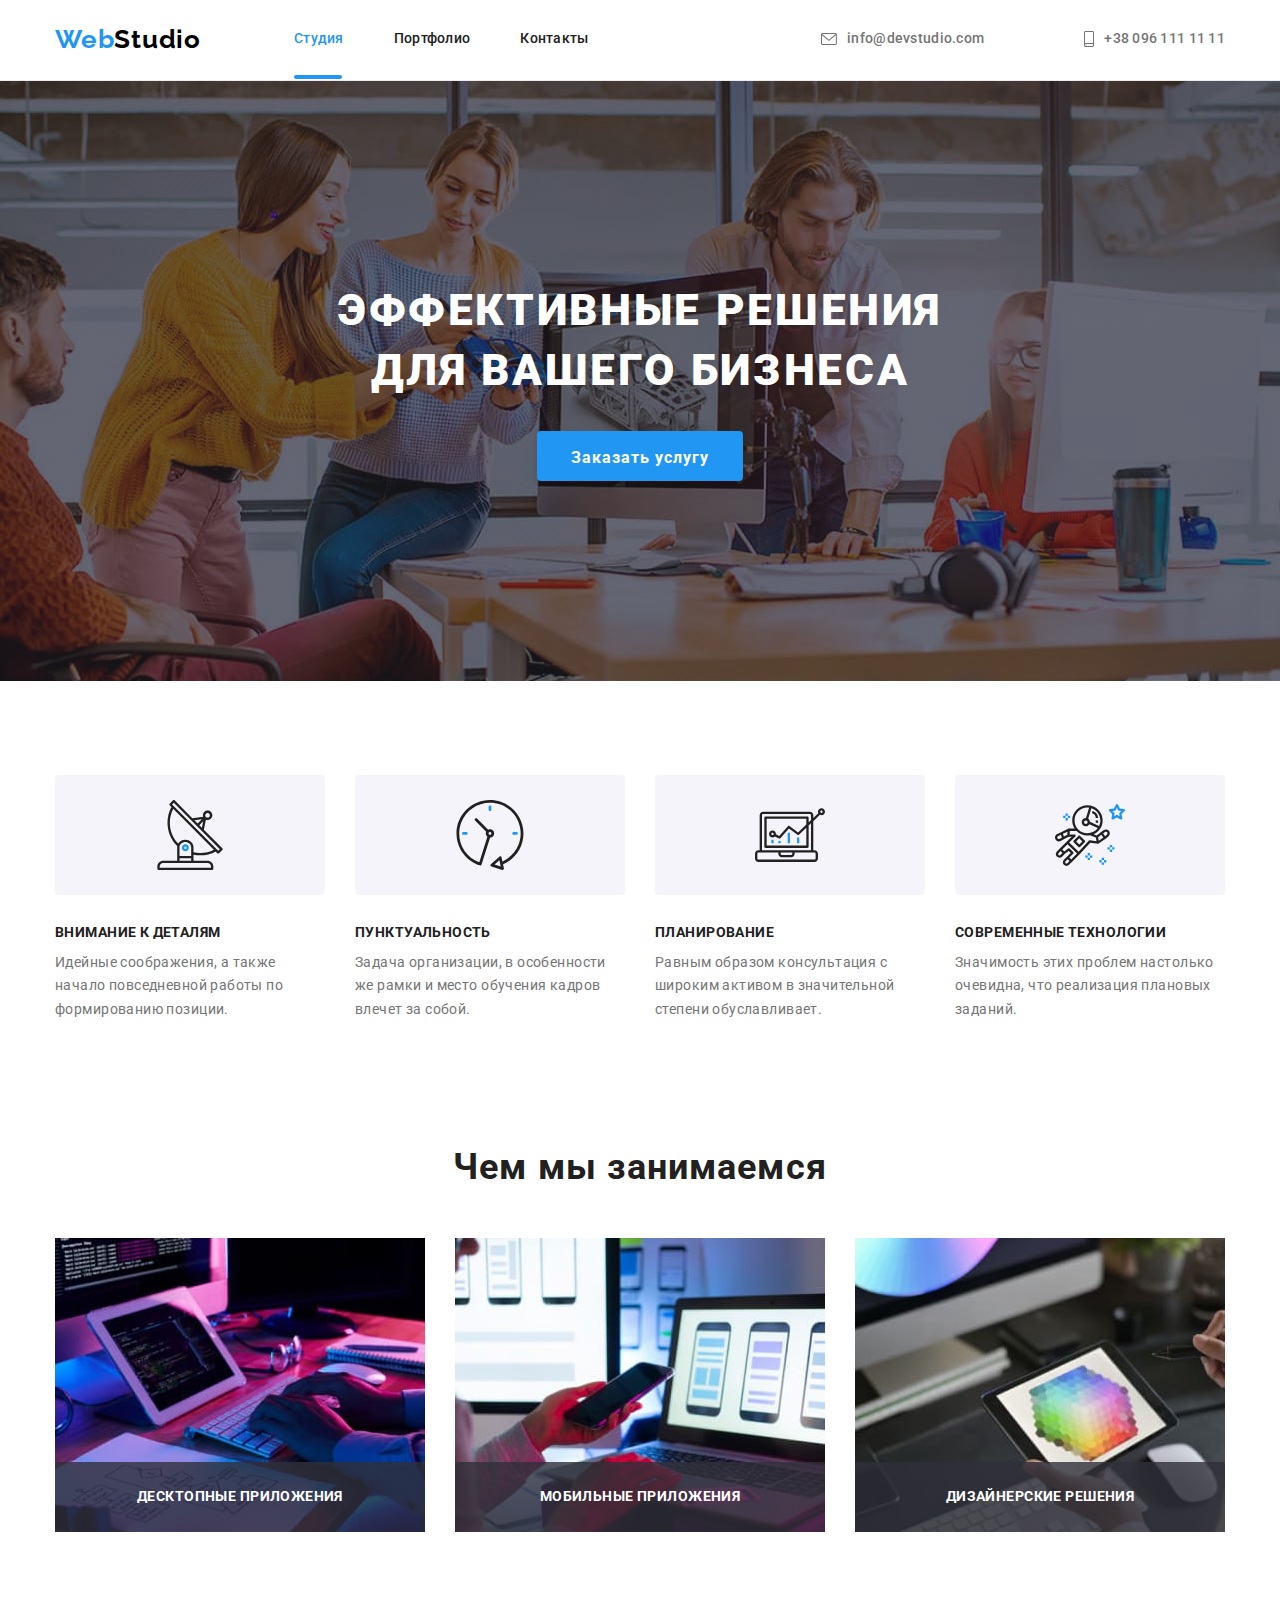
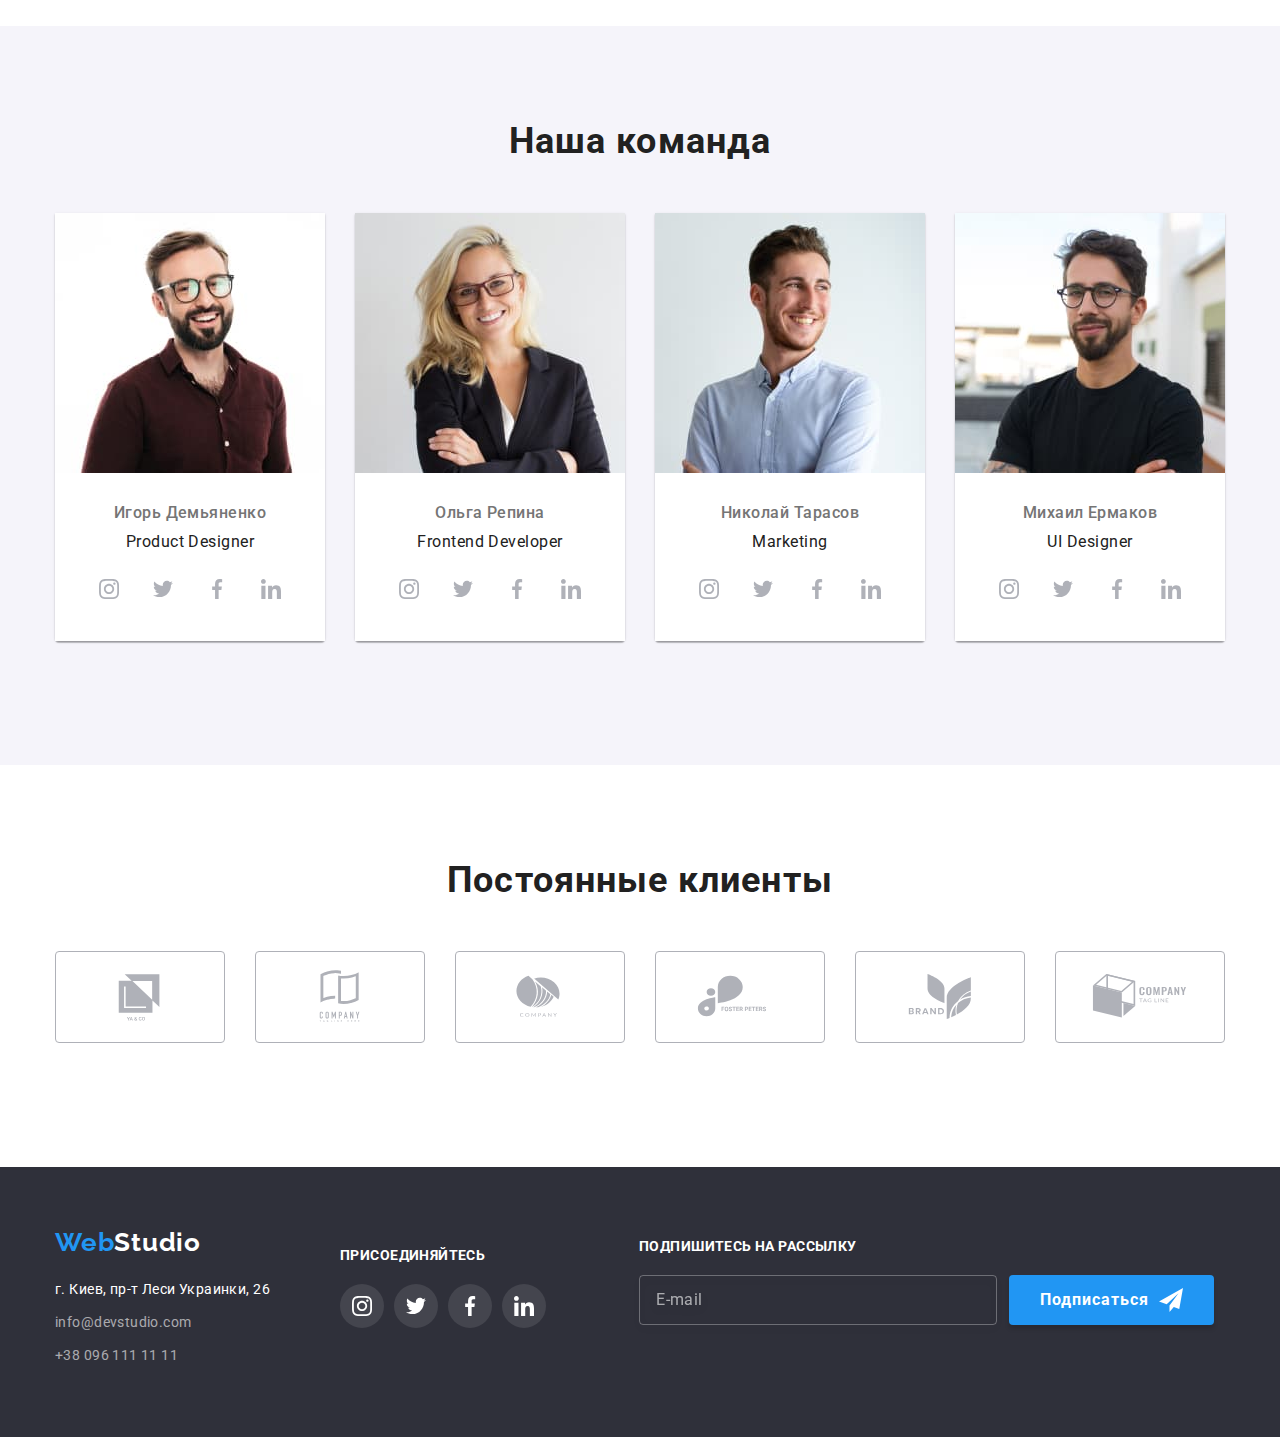
<file: index.html>
<!DOCTYPE html>
<html lang="ru">
<head>
    <meta charset="UTF-8">
    <meta http-equiv="X-UA-Compatible" content="IE=edge">
    <meta name="viewport" content="width=device-width, initial-scale=1.0">
    <title>WebStudio</title>
    <link rel="preconnect" href="https://fonts.googleapis.com">
    <link rel="preconnect" href="https://fonts.gstatic.com" crossorigin>
    <link href="https://fonts.googleapis.com/css2?family=Raleway:wght@700&family=Roboto:wght@400;500;700;900&display=swap" rel="stylesheet">
    <link rel="stylesheet" href="./css/modern-normalize.css">
    <link rel="stylesheet" href="./css/main.min.css">
</head>
<body>
    <!--Шапка сайта-->
    <header class="header">
        <div class="container header-container">
            <nav class="navigation">
                <a href="./index.html" class="logo header-logo"><span class="logo__web">Web</span>Studio</a>
                <ul class="navigation__list list">
                    <li class="navigation__item"><a href="./index.html" class="navigation__link navigation-current">Студия</a></li>
                    <li class="navigation__item"><a href="./portfolio.html" class="navigation__link">Портфолио</a></li>
                    <li class="navigation__item"><a href="" class="navigation__link">Контакты</a></li>
                </ul>
            </nav>
            <ul class="contact-list header-contact-list list">
                <li class="contact__item"><a href="mailto:info@devstudio.com" class="contact__link">
                    <svg class="contact__icon" width="16" height="12">
                        <use href="./images/symbol-defs.svg#icon-envelope">                        
                        </use>
                    </svg>
                    info@devstudio.com</a></li>
                <li class="contact__item"><a href="tel:+380961111111" class="contact__link">
                    <svg class="contact__icon" width="10" height="16">
                        <use href="./images/symbol-defs.svg#icon-smartphone">                        
                        </use>
                    </svg>
                    +38 096 111 11 11</a></li>
            </ul>
            <button type="button" class="menu-open-btn">
                <svg class="open-menu-icon" width="24" height="16">
                    <use href="./images/symbol-defs.svg#icon-menu"></use>
                </svg>
            </button>
        </div>
        <div class="mob-menu is-hidden">
            <div class="container">
                <div class="mob-menu-top">        
                    <button type="button" class="menu-close-btn">
                        <svg class="close-menu-icon" width="18" height="18">
                            <use href="./images/symbol-defs.svg#icon-cross"></use>
                        </svg>
                    </button>
                    <nav>
                        <ul class="mob-menu-list">
                            <li class="mob-menu-item">
                                <a href="./index.html" class="mob-menu-link">Студия</a>
                            </li>
                            <li class="mob-menu-item">
                                <a href="./portfolio.html" class="mob-menu-link">Портфолио</a>
                            </li>
                            <li class="mob-menu-item">
                                <a href="#" class="mob-menu-link">Контакты</a>
                            </li>
                        </ul>
                    </nav>    
                </div>
                <div class="mob-menu-bottom">    
                    <div class="mob-contact">
                        <a href="tel:+380961111111" class="mob-contact-link">+38 096 111 11 11</a>
                        <a href="mailto:info@devstudio.com" class="mob-contact-mail">info@devstudio.com</a>
                    </div>
                    <ul class="mob-social-list">
                        <li class="mob-social-item">
                            <a href="#" class="mob-social-link">Instagram</a>
                        </li>
                        <li class="mob-social-item">
                            <a href="#" class="mob-social-link">Twitter</a>
                        </li>
                        <li class="mob-social-item">
                            <a href="#" class="mob-social-link">Facebook</a>
                        </li>
                        <li class="mob-social-item">
                            <a href="#" class="mob-social-link">LinkedIn</a>
                        </li>
                    </ul>        
                </div>
            </div>
        </div>
    </header>       
    <main>
        <!-- Герой-->         
        <section class="hero">
            <div class="container hero-background">
                    <h1 class="hero-title">Эффективные решения <br>для вашего бизнеса</h1>
                    <button type="button" class="hero-btn" data-modal-open>Заказать услугу</button>
            </div>        
        </section>        
        <!--Наши преимущества--> 
        <section class="feature section">
            <div class="container"> 
                <h2 class="visually-hidden">Наши преимущества</h2>
                <ul class="feature-list list">
                    <li class="feature-list__item icon-antenna">
                        <div class="feature-list__icon-container">
                            <svg class="feature-list__icon" width="70" height="70">
                                <use href="./images/symbol-defs.svg#icon-antenna"></use>
                            </svg>
                        </div>
                        <h3 class="feature-list__title">Внимание к деталям</h3>
                        <p class="feature-list__text">Идейные соображения, а также начало повседневной работы по формированию позиции.</p>
                    </li>
                    <li class="feature-list__item icon-clock">
                        <div class="feature-list__icon-container">
                            <svg class="feature-list__icon" width="70" height="70">
                                <use href="./images/symbol-defs.svg#icon-clock"></use>
                            </svg>
                        </div>
                        <h3 class="feature-list__title">Пунктуальность</h3>
                        <p class="feature-list__text">Задача организации, в особенности же рамки и место обучения кадров влечет за собой.</p>
                    </li>
                    <li class="feature-list__item icon-diagram">
                        <div class="feature-list__icon-container">
                            <svg class="feature-list__icon" width="70" height="70">
                                <use href="./images/symbol-defs.svg#icon-diagram"></use>
                            </svg>
                        </div>
                        <h3 class="feature-list__title">Планирование</h3>
                        <p class="feature-list__text">Равным образом консультация с широким активом в значительной степени обуславливает.</p>
                    </li>
                    <li class="feature-list__item icon-spaceman">
                        <div class="feature-list__icon-container">
                            <svg class="feature-list__icon" width="70" height="70">
                                <use href="./images/symbol-defs.svg#icon-spaceman"></use>
                            </svg>
                        </div>
                        <h3 class="feature-list__title">Современные технологии</h3>
                        <p class="feature-list__text">Значимость этих проблем настолько очевидна, что реализация плановых заданий.</p>
                    </li>
                </ul>
            </div>        
        </section>      
        <!--Чем мы занимаемся-->         
        <section class="activity section">
            <div class="container activity-container">
                <h2 class="activity-title">Чем мы занимаемся</h2>
                <ul class="activity-list list">
                    <li class="activity-list__item">
                    <picture>
                        <source
                            srcset="./images/index-images/what-we-do-l.jpg 1x,
                            ./images/index-images/what-we-do-l@2x.jpg 2x"
                            media="(min-width: 1200px)"
                        />
                        <source
                            srcset="./images/index-images/what-we-do-l.jpg 1x,
                            ./images/index-images/what-we-do-l@2x.jpg 2x"
                            media="(min-width: 768px)"
                        />
                        <source
                            srcset="./images/index-images/what-we-do-l.jpg 1x,
                            ./images/index-images/what-we-do-l@2x.jpg 2x"
                            media="(min-width: 320px)"
                        />
                        <img src="./images/index-images/what-we-do-l.jpg" alt="пример веб-сайта">
                    </picture> 
                        <span class="activity-list__text">Десктопные приложения</span>
                    </li>
                    <li class="activity-list__item">
                    <picture>
                        <source
                            srcset="./images/index-images/what-we-do-c.jpg 1x,
                            ./images/index-images/what-we-do-c@2x.jpg 2x"
                            media="(min-width: 1200px)"
                        />
                        <source
                            srcset="./images/index-images/what-we-do-c.jpg 1x,
                            ./images/index-images/what-we-do-c@2x.jpg 2x"
                            media="(min-width: 768px)"
                        />
                        <source
                            srcset="./images/index-images/what-we-do-c.jpg 1x,
                            ./images/index-images/what-we-do-c@2x.jpg 2x"
                            media="(min-width: 320px)"
                        />
                        <img src="./images/index-images/what-we-do-c.jpg" alt="пример веб-сайта">
                    </picture>
                        <span class="activity-list__text">Мобильные приложения</span>
                    </li>
                    <li class="activity-list__item">
                    <picture>
                        <source
                            srcset="./images/index-images/what-we-do-r.jpg 1x,
                            ./images/index-images/what-we-do-r@2x.jpg 2x"
                            media="(min-width: 1200px)"
                        />
                        <source
                            srcset="./images/index-images/what-we-do-r.jpg 1x,
                            ./images/index-images/what-we-do-r@2x.jpg 2x"
                            media="(min-width: 768px)"
                        />
                        <source
                            srcset="./images/index-images/what-we-do-r.jpg 1x,
                            ./images/index-images/what-we-do-r@2x.jpg 2x"
                            media="(min-width: 320px)"
                        />
                        <img src="./images/index-images/what-we-do-r.jpg" alt="пример веб-сайта">
                    </picture>
                        <span class="activity-list__text">Дизайнерские решения</span>
                    </li>
                </ul>
            </div>    
        </section>        
        <!--Наша команда-->        
        <section class="team section">
            <div class="container">
                <h2 class="team-title">Наша команда</h2>
                <ul class="team-list list">
                    <li class="team-list__item">
                        <picture>
                            <source
                                srcset="./images/index-images/team1-desktop.jpg 1x,
                                ./images/index-images/team1-desktop@2x.jpg 2x"
                                media="(min-width: 1200px)"
                            />
                            <source
                                srcset="./images/index-images/team1-tablet.jpg 1x,
                                ./images/index-images/team1-tablet@2x.jpg 2x"
                                media="(min-width: 768px)"
                            />
                            <source
                                srcset="./images/index-images/team1-mobile.jpg 1x,
                                ./images/index-images/team1-mobile@2x.jpg 2x"
                                media="(min-width: 320px)"
                            />
                            <img src="./images/index-images/team1-desktop.jpg" alt="Игорь Демьяненко">
                        </picture>
                        <div class="team-list__footer">
                            <h3 class="team-list__name">Игорь Демьяненко</h3>
                            <p class="team-list__text">Product Designer</p>
                            <ul class="social list">
                                <li class="social__item">
                                    <a href="" class="social__link team-social-link link">
                                        <svg class="social__icon" width="20" height="20">
                                            <use href="./images/symbol-defs.svg#icon-instagram"></use>
                                        </svg>
                                    </a>
                                </li>
                                <li class="social__item">
                                    <a href="" class="social__link team-social-link link">
                                        <svg class="social__icon" width="20" height="20">
                                            <use href="./images/symbol-defs.svg#icon-twitter"></use>
                                        </svg>
                                    </a>
                                </li>
                                <li class="social__item">
                                    <a href="" class="social__link team-social-link link">
                                        <svg class="social__icon" width="20" height="20">
                                            <use href="./images/symbol-defs.svg#icon-facebook"></use>
                                        </svg>
                                    </a>
                                </li>
                                <li class="social__item">
                                    <a href="" class="social__link team-social-link link">
                                        <svg class="social__icon" width="20" height="20">
                                            <use href="./images/symbol-defs.svg#icon-linkedin"></use>
                                        </svg>
                                    </a>
                                </li>
                            </ul>
                        </div>
                    </li>
                    <li class="team-list__item">
                        <picture>
                            <source
                                srcset="./images/index-images/team2-desktop.jpg 1x,
                                ./images/index-images/team2-desktop@2x.jpg 2x"
                                media="(min-width: 1200px)"
                            />
                            <source
                                srcset="./images/index-images/team2-tablet.jpg 1x,
                                ./images/index-images/team2-tablet@2x.jpg 2x"
                                media="(min-width: 768px)"
                            />
                            <source
                                srcset="./images/index-images/team2-mobile.jpg 1x,
                                ./images/index-images/team2-mobile@2x.jpg 2x"
                                media="(min-width: 320px)"
                            />
                            <img src="./images/index-images/team2-desktop.jpg" alt="Ольга Репина">
                        </picture>
                        <div class="team-list__footer">
                            <h3 class="team-list__name">Ольга Репина</h3>
                            <p class="team-list__text">Frontend Developer</p>
                            <ul class="social list">
                                <li class="social__item">
                                    <a href="" class="social__link team-social-link link">
                                        <svg class="social__icon" width="20" height="20">
                                            <use href="./images/symbol-defs.svg#icon-instagram"></use>
                                        </svg>
                                    </a>
                                </li>
                                <li class="social__item">
                                    <a href="" class="social__link team-social-link link">
                                        <svg class="social__icon" width="20" height="20">
                                            <use href="./images/symbol-defs.svg#icon-twitter"></use>
                                        </svg>
                                    </a>
                                </li>
                                <li class="social__item">
                                    <a href="" class="social__link team-social-link link">
                                        <svg class="social__icon" width="20" height="20">
                                            <use href="./images/symbol-defs.svg#icon-facebook"></use>
                                        </svg>
                                    </a>
                                </li>
                                <li class="social__item">
                                    <a href="" class="social__link team-social-link link">
                                        <svg class="social__icon" width="20" height="20">
                                            <use href="./images/symbol-defs.svg#icon-linkedin"></use>
                                        </svg>
                                    </a>
                                </li>
                            </ul>
                        </div>
                    </li>
                    <li class="team-list__item">
                        <picture>
                            <source
                                srcset="./images/index-images/team3-desktop.jpg 1x,
                                ./images/index-images/team3-desktop@2x.jpg 2x"
                                media="(min-width: 1200px)"
                            />
                            <source
                                srcset="./images/index-images/team3-tablet.jpg 1x,
                                ./images/index-images/team3-tablet@2x.jpg 2x"
                                media="(min-width: 768px)"
                            />
                            <source
                                srcset="./images/index-images/team3-mobile.jpg 1x,
                                ./images/index-images/team3-mobile@2x.jpg 2x"
                                media="(min-width: 320px)"
                            />
                            <img src="./images/index-images/team3-desktop.jpg" alt="Николай Тарасов">
                        </picture>
                        <div class="team-list__footer">
                            <h3 class="team-list__name">Николай Тарасов</h3>
                            <p class="team-list__text">Marketing</p>
                            <ul class="social list">
                                <li class="social__item">
                                    <a href="" class="social__link team-social-link link">
                                        <svg class="social__icon" width="20" height="20">
                                            <use href="./images/symbol-defs.svg#icon-instagram"></use>
                                        </svg>
                                    </a>
                                </li>
                                <li class="social__item">
                                    <a href="" class="social__link team-social-link link">
                                        <svg class="social__icon" width="20" height="20">
                                            <use href="./images/symbol-defs.svg#icon-twitter"></use>
                                        </svg>
                                    </a>
                                </li>
                                <li class="social__item">
                                    <a href="" class="social__link team-social-link link">
                                        <svg class="social__icon" width="20" height="20">
                                            <use href="./images/symbol-defs.svg#icon-facebook"></use>
                                        </svg>
                                    </a>
                                </li>
                                <li class="social__item">
                                    <a href="" class="social__link team-social-link link">
                                        <svg class="social__icon" width="20" height="20">
                                            <use href="./images/symbol-defs.svg#icon-linkedin"></use>
                                        </svg>
                                    </a>
                                </li>
                            </ul>
                        </div>
                    </li>
                    <li class="team-list__item">
                        <picture>
                            <source
                                srcset="./images/index-images/team4-desktop.jpg 1x,
                                ./images/index-images/team4-desktop@2x.jpg 2x"
                                media="(min-width: 1200px)"
                            />
                            <source
                                srcset="./images/index-images/team4-tablet.jpg 1x,
                                ./images/index-images/team4-tablet@2x.jpg 2x"
                                media="(min-width: 768px)"
                            />
                            <source
                                srcset="./images/index-images/team4-mobile.jpg 1x,
                                ./images/index-images/team4-mobile@2x.jpg 2x"
                                media="(min-width: 320px)"
                            />
                            <img src="./images/index-images/team4-desktop.jpg" alt="Михаил Ермаков">
                        </picture>
                        <div class="team-list__footer">
                            <h3 class="team-list__name">Михаил Ермаков</h3>
                            <p class="team-list__text">UI Designer</p>
                            <ul class="social list">
                                <li class="social__item">
                                    <a href="" class="social__link team-social-link link">
                                        <svg class="social__icon" width="20" height="20">
                                            <use href="./images/symbol-defs.svg#icon-instagram"></use>
                                        </svg>
                                    </a>
                                </li>
                                <li class="social__item">
                                    <a href="" class="social__link team-social-link link">
                                        <svg class="social__icon" width="20" height="20">
                                            <use href="./images/symbol-defs.svg#icon-twitter"></use>
                                        </svg>
                                    </a>
                                </li>
                                <li class="social__item">
                                    <a href="" class="social__link team-social-link link">
                                        <svg class="social__icon" width="20" height="20">
                                            <use href="./images/symbol-defs.svg#icon-facebook"></use>
                                        </svg>
                                    </a>
                                </li>
                                <li class="social__item">
                                    <a href="" class="social__link team-social-link link">
                                        <svg class="social__icon" width="20" height="20">
                                            <use href="./images/symbol-defs.svg#icon-linkedin"></use>
                                        </svg>
                                    </a>
                                </li>
                            </ul>
                        </div>
                    </li>
                </ul>
            </div>    
        </section>
        <!--Постоянные клиенты-->         
        <section class="customers section">
            <div class="container">
                <h2 class="customers-title">Постоянные клиенты</h2>
                <ul class="customers-list list">
                    <li class="customers-list__item">
                        <a href="" class="customers-list__link">
                            <svg class="customers-list__icon" width="106" height="60">
                                <use href="./images/symbol-defs.svg#icon-Logo-1">
                                </use>
                            </svg>
                        </a>
                    </li>
                    <li class="customers-list__item">
                        <a href="" class="customers-list__link">
                            <svg class="customers-list__icon" width="106" height="60">
                                <use href="./images/symbol-defs.svg#icon-Logo-2">
                                </use>
                            </svg>
                        </a>
                    </li>
                    <li class="customers-list__item">
                        <a href="" class="customers-list__link">
                            <svg class="customers-list__icon" width="106" height="60">
                                <use href="./images/symbol-defs.svg#icon-Logo-3">
                                </use>
                            </svg>
                        </a>
                    </li>
                    <li class="customers-list__item">
                        <a href="" class="customers-list__link">
                            <svg class="customers-list__icon" width="106" height="60">
                                <use href="./images/symbol-defs.svg#icon-Logo-4">
                                </use>
                            </svg>
                        </a>
                    </li>
                    <li class="customers-list__item">
                        <a href="" class="customers-list__link">
                            <svg class="customers-list__icon" width="106" height="60">
                                <use href="./images/symbol-defs.svg#icon-Logo-5">
                                </use>
                            </svg>
                        </a>
                    </li>
                    <li class="customers-list__item">
                        <a href="" class="customers-list__link">
                            <svg class="customers-list__icon" width="106" height="60">
                                <use href="./images/symbol-defs.svg#icon-Logo-6">
                                </use>
                            </svg>
                        </a>
                    </li>
                </ul>
            </div>    
        </section>        
    </main>
    <!--Футер-->
    
    <footer class="footer">
        <div class="container footer-container">
            <div class="footer-address-social-container">
            <div class="footer-address footer-address-container">
            <a href="./index.html" class="logo footer-address__logo"><span class="logo__web">Web</span>Studio</a>
                <address>
                    <ul  class="footer-address__list list">
                        <li class="footer-address__address-item"><a href="" class="footer-address__address">г. Киев, пр-т Леси Украинки, 26</a></li>
                        <li class="footer-address__contact-item"><a href="mailto:info@devstudio.com" class="footer-address__contact">info@devstudio.com</a></li>
                        <li class="footer-address__contact-item"><a href="tel:+380961111111" class="footer-address__contact">+38 096 111 11 11</a></li>
                    </ul>
                </address>
            </div>
            <div class="footer-social footer-social-container">
                <h3 class="social-title">присоединяйтесь</h3>
                <ul class="social list">
                    <li class="social__item">
                        <a href="#" class="social__link footer-social-link link">
                            <svg class="social__icon icon" width="20" height="20">
                                            <use href="./images/symbol-defs.svg#icon-instagram"></use>
                            </svg>
                        </a>
                    </li>
                    <li class="social__item">
                        <a href="#" class="social__link footer-social-link link">
                            <svg class="social__icon icon" width="20" height="20">
                                            <use href="./images/symbol-defs.svg#icon-twitter"></use>
                            </svg>
                        </a>
                    </li>
                    <li class="social__item">
                        <a href="#" class="social__link footer-social-link link">
                            <svg class="social__icon icon" width="20" height="20">
                                            <use href="./images/symbol-defs.svg#icon-facebook"></use>
                            </svg>
                        </a>
                    </li>
                    <li class="social__item">
                        <a href="#" class="social__link footer-social-link link">
                            <svg class="social__icon icon" width="20" height="20">
                                            <use href="./images/symbol-defs.svg#icon-linkedin"></use>
                            </svg>
                        </a>
                    </li>
                </ul>
            </div>    
            </div>
            <div class="footer-form footer-form-container">
                <h3 class="form-title">Подпишитесь на рассылку</h3>
                <form action="#" class="footer-form">
                    <div class="footer-send">
						<input 
                            type="email"
                            name="user-email" 
                            placeholder="E-mail"
                            required
                            class="footer-send__input"
                            />
                        <button type="submit" class="footer-send__submit-button">Подписаться
                            <svg class="footer-send__icon" width="24" height="24">
                            <use href="./images/symbol-defs.svg#icon-send"></use>
                        </svg>
                        </button>
                    </div>
				</form>
            </div>
        </div>    
    </footer>

    <!--backdrop-->

    <div class="backdrop is-hidden" data-modal>
            <div class="modal">
                <button type="button" class="modal-close" data-modal-close>
                    <svg class="modal-close-icon icon" width="18" height="18">
                        <use href="./images/symbol-defs.svg#icon-close"></use>
                    </svg>
                </button>
                <p class="modal-title" title="Заголовок">Оставьте свои данные, мы вам перезвоним</p>
                <form action="#" class="modal-form">
                    <div class="form-field">
                        <label for="user-name" class="form-label">Имя</label>
                        <div class="input-wrap">
                        <input
                            type="text"
                            name="user-name"
                            class="modal-input"
                            required
                            minlength="3"
                            id="user-name"
                        />
                        <svg class="input-icon" width="12" height="12">
                            <use href="./images/symbol-defs.svg#icon-person"></use>
                        </svg>
                        </div>
                    </div>
                    <div class="form-field">
                        <label for="user-tel" class="form-label">Телефон</label>
                        <div class="input-wrap">
                        <input
                            type="tel"
                            name="user-tel"
                            class="modal-input"
                            required
                            minlength="3"
                            id="user-tel"
                        />
                        <svg class="input-icon" width="13" height="13">
                            <use href="./images/symbol-defs.svg#icon-phone"></use>
                        </svg>
                        </div>
                    </div>
                    <div class="form-field">
                        <label for="user-email" class="form-label">Почта</label>
                        <div class="input-wrap">
                        <input
                            type="email"
                            name="user-email"
                            class="modal-input"
                            required
                            minlength="3"
                            id="user-email"
                        />
                        <svg class="input-icon" width="15" height="12">
                            <use href="./images/symbol-defs.svg#icon-email"></use>
                        </svg>
                        </div>
                    </div>
                    <div class="form-field">
                        <label for="user-text" class="form-label">Комментарий</label>
                        <textarea
                            name="user-text"
                            id="user-text"
                            placeholder="Введите текст"
                            class="modal-textarea"
                        ></textarea>
                    </div>
                    <div class="form-field">
                        <input
                            type="checkbox"
                            name="input-check"
                            id="input-check"
                            class="policy-check visually-hidden"
                        />
                        <label for="input-check" class="policy-text">
                        <span class="input-check-icon">
                            <svg class="policy-icon" width="16" height="15">
                            <use href="./images/symbol-defs.svg#icon-check"></use>
                            </svg>
                        </span>
                        Соглашаюсь с рассылкой и принимаю <span class="policy-conditions">Условия договора</span></label
                        >
                    </div>
                    <button type="submit" class="submit-button">Отправить</button>
                </form>
            </div>
    </div>
    <script src="./js/modal.js"></script>  
    <script src="./js/menu.js"></script>         
</body>
</html>
</file>
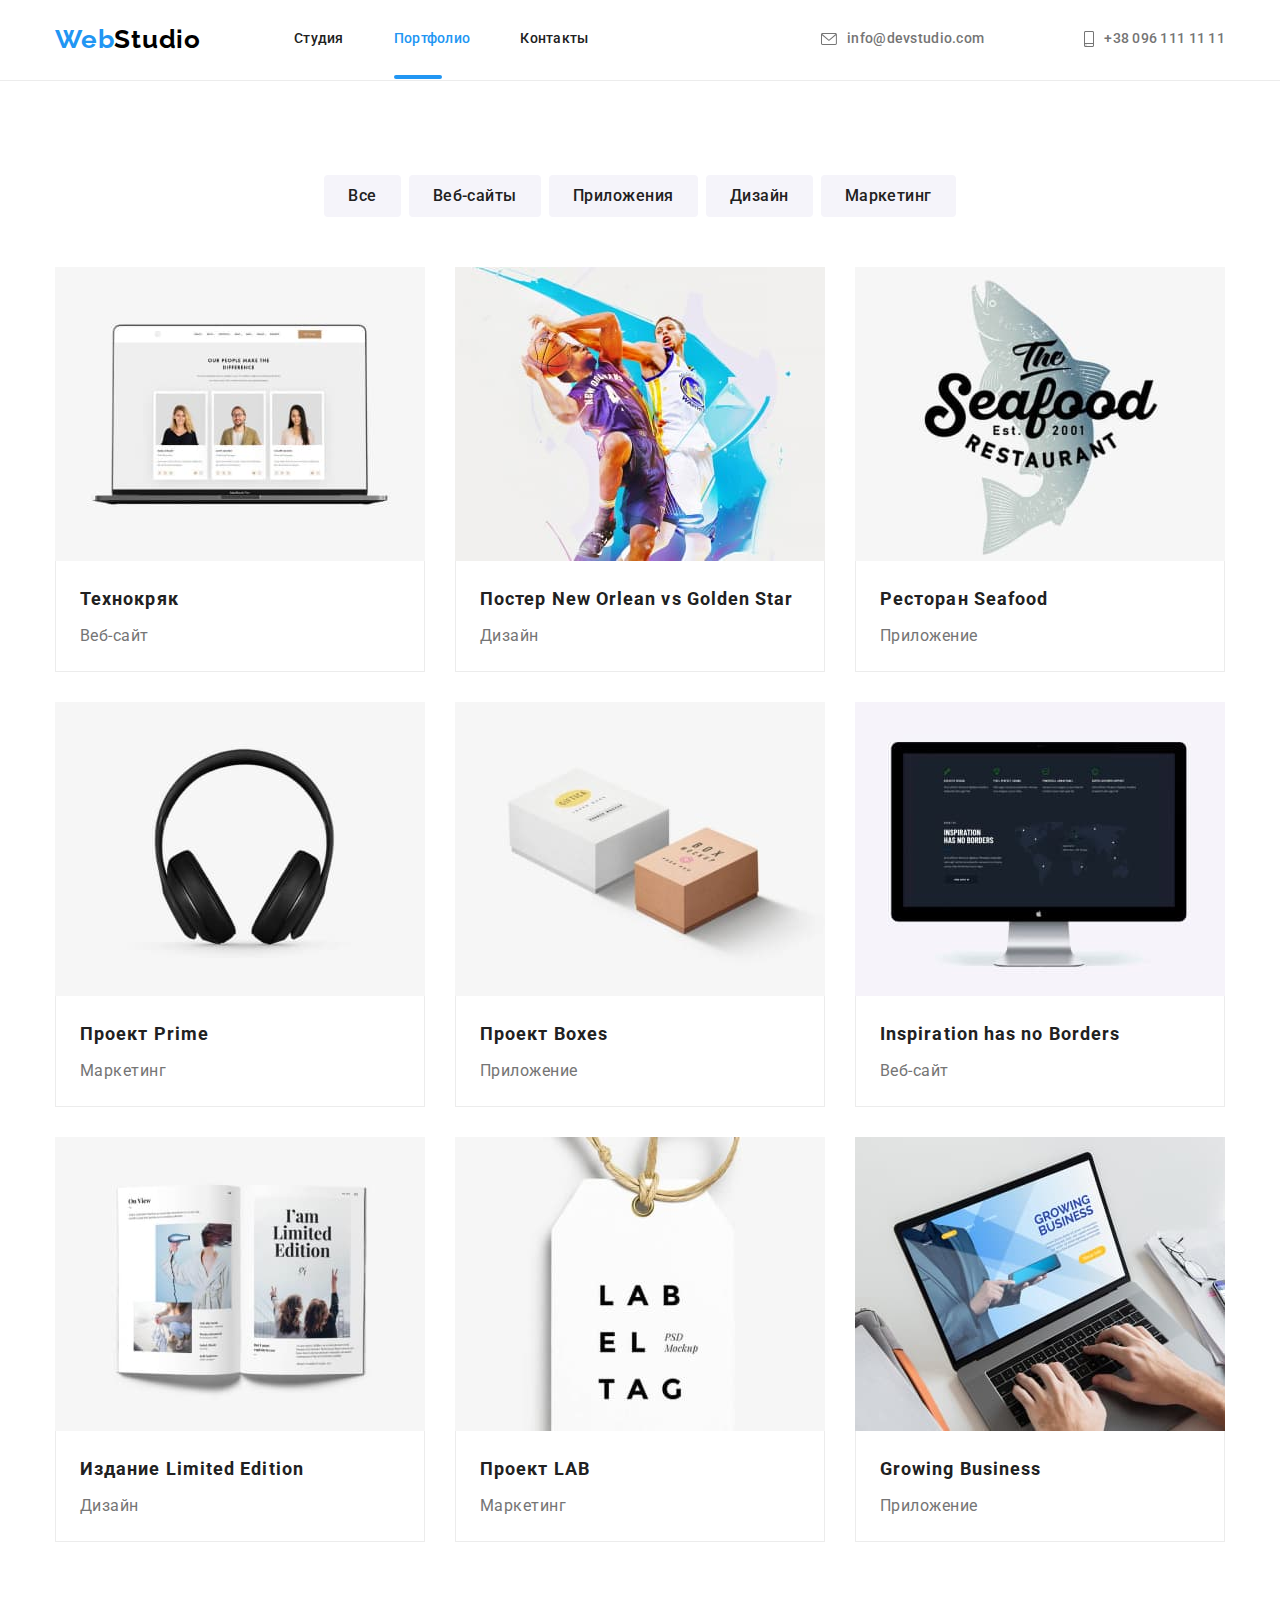
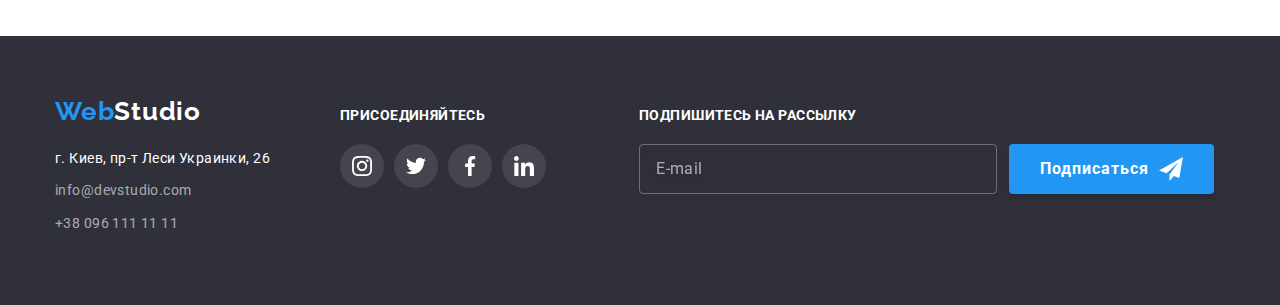
<file: portfolio.html>
<!DOCTYPE html>
<html lang="ru">
<head>
    <meta charset="UTF-8">
    <meta http-equiv="X-UA-Compatible" content="IE=edge">
    <meta name="viewport" content="width=device-width, initial-scale=1.0">
    <title>Document</title>
    <link rel="preconnect" href="https://fonts.googleapis.com">
    <link rel="preconnect" href="https://fonts.gstatic.com" crossorigin>
    <link href="https://fonts.googleapis.com/css2?family=Raleway:wght@700&family=Roboto:wght@400;500;700;900&display=swap" rel="stylesheet">
    <link rel="stylesheet" href="./css/modern-normalize.css">
    <link rel="stylesheet" href="./css/main.min.css">
</head>
<body>
    <!--Шапка сайта-->    
    <header class="header">
        <div class="container header-container">
            <nav class="navigation">
                <a href="./index.html" class="logo header-logo"><span class="logo__web">Web</span>Studio</a>
                <ul class="navigation__list list">
                    <li class="navigation__item"><a href="./index.html" class="navigation__link">Студия</a></li>
                    <li class="navigation__item"><a href="./portfolio.html" class="navigation__link navigation-current">Портфолио</a></li>
                    <li class="navigation__item"><a href="" class="navigation__link">Контакты</a></li>
                </ul>
            </nav>
            <ul class="contact-list header-contact-list list">
                <li class="contact__item"><a href="mailto:info@devstudio.com" class="contact__link">
                    <svg class="contact__icon" width="16" height="12">
                        <use href="./images/symbol-defs.svg#icon-envelope">                        
                        </use>
                    </svg>
                    info@devstudio.com</a></li>
                <li class="contact__item"><a href="tel:+380961111111" class="contact__link">
                    <svg class="contact__icon" width="10" height="16">
                        <use href="./images/symbol-defs.svg#icon-smartphone">                        
                        </use>
                    </svg>
                    +38 096 111 11 11</a></li>
            </ul>
            <button type="button" class="menu-open-btn">
                <svg class="open-menu-icon" width="24" height="16">
                    <use href="./images/symbol-defs.svg#icon-menu"></use>
                </svg>
            </button>
        </div>
        <div class="mob-menu is-hidden">
            <div class="container">
                <div class="mob-menu-top">        
                    <button type="button" class="menu-close-btn">
                        <svg class="close-menu-icon" width="18" height="18">
                            <use href="./images/symbol-defs.svg#icon-cross"></use>
                        </svg>
                    </button>
                    <nav>
                        <ul class="mob-menu-list">
                            <li class="mob-menu-item">
                                <a href="./index.html" class="mob-menu-link">Студия</a>
                            </li>
                            <li class="mob-menu-item">
                                <a href="./portfolio.html" class="mob-menu-link">Портфолио</a>
                            </li>
                            <li class="mob-menu-item">
                                <a href="#" class="mob-menu-link">Контакты</a>
                            </li>
                        </ul>
                    </nav>    
                </div>
                <div class="mob-menu-bottom">    
                    <div class="mob-contact">
                        <a href="tel:+380961111111" class="mob-contact-link">+38 096 111 11 11</a>
                        <a href="mailto:info@devstudio.com" class="mob-contact-mail">info@devstudio.com</a>
                    </div>
                    <ul class="mob-social-list">
                        <li class="mob-social-item">
                            <a href="#" class="mob-social-link">Instagram</a>
                        </li>
                        <li class="mob-social-item">
                            <a href="#" class="mob-social-link">Twitter</a>
                        </li>
                        <li class="mob-social-item">
                            <a href="#" class="mob-social-link">Facebook</a>
                        </li>
                        <li class="mob-social-item">
                            <a href="#" class="mob-social-link">LinkedIn</a>
                        </li>
                    </ul>        
                </div>
            </div>
        </div>
    </header>
    <main>        
        <section class="section portfolio">
            <div class="container">
                <h1 class="visually-hidden">Портфолио</h1>
                <ul class="portfolio-btn-list list">
                    <li class="portfolio-btn-item"><button type="button" class="portfolio-btn">Все</button></li>
                    <li class="portfolio-btn-item"><button type="button" class="portfolio-btn">Веб-сайты</button></li>
                    <li class="portfolio-btn-item"><button type="button" class="portfolio-btn">Приложения</button></li>
                    <li class="portfolio-btn-item"><button type="button" class="portfolio-btn">Дизайн</button></li>
                    <li class="portfolio-btn-item"><button type="button" class="portfolio-btn">Маркетинг</button></li>
                </ul>
                <ul class="portfolio-list list">
                    <li class="portfolio-list-item">
                        <div class="portfolio-item-wrap">
                            <picture>
                                <source
                                    srcset="./images/portfolio-images/project1-desktop.jpg 1x,
                                    ./images/portfolio-images/project1-desktop@2x.jpg 2x"
                                    media="(min-width: 1200px)"
                                />
                                <source
                                    srcset="./images/portfolio-images/project1-tablet.jpg 1x,
                                    ./images/portfolio-images/project1-tablet@2x.jpg 2x"
                                    media="(min-width: 768px)"
                                />
                                <source
                                    srcset="./images/portfolio-images/project1-mobile.jpg 1x,
                                    ./images/portfolio-images/project1-mobile@2x.jpg 2x"
                                    media="(min-width: 320px)"
                                />
                                <img src="./images/portfolio-images/project1-desktop.jpg" alt="пример веб-сайта">
                            </picture>
                            <!-- <img src="./images/techocrack.jpg" alt="пример веб-сайта" width="370"> -->
                            <p class="potfolio-top-text">Технокряк это современная площадка распространения коронавируса. Компании используют эту платформу для цифрового шпионажа и атак на защищённые сервера конкурентов.
                            </p>
                        </div>
                        <div class="portfolio-list-footer">
                            <h2 class="portfolio-list-title">Технокряк</h2>
                            <p class="portfolio-list-text">Веб-сайт</p>
                        </div>
                    </li>
                    <li class="portfolio-list-item">
                        <picture>
                                <source
                                    srcset="./images/portfolio-images/project2-desktop.jpg 1x,
                                    ./images/portfolio-images/project2-desktop@2x.jpg 2x"
                                    media="(min-width: 1200px)"
                                />
                                <source
                                    srcset="./images/portfolio-images/project2-tablet.jpg 1x,
                                    ./images/portfolio-images/project2-tablet@2x.jpg 2x"
                                    media="(min-width: 768px)"
                                />
                                <source
                                    srcset="./images/portfolio-images/project2-mobile.jpg 1x,
                                    ./images/portfolio-images/project2-mobile@2x.jpg 2x"
                                    media="(min-width: 320px)"
                                />
                                <img src="./images/portfolio-images/project2-desktop.jpg" alt="пример веб-сайта">
                            </picture>
                        <div class="portfolio-list-footer">
                            <h2 class="portfolio-list-title">Постер New Orlean vs Golden Star</h2>
                            <p class="portfolio-list-text">Дизайн</p>
                        </div>    
                    </li>
                    <li class="portfolio-list-item">
                        <picture>
                                <source
                                    srcset="./images/portfolio-images/project3-desktop.jpg 1x,
                                    ./images/portfolio-images/project3-desktop@2x.jpg 2x"
                                    media="(min-width: 1200px)"
                                />
                                <source
                                    srcset="./images/portfolio-images/project3-tablet.jpg 1x,
                                    ./images/portfolio-images/project3-tablet@2x.jpg 2x"
                                    media="(min-width: 768px)"
                                />
                                <source
                                    srcset="./images/portfolio-images/project3-mobile.jpg 1x,
                                    ./images/portfolio-images/project3-mobile@2x.jpg 2x"
                                    media="(min-width: 320px)"
                                />
                                <img src="./images/portfolio-images/project3-desktop.jpg" alt="пример веб-сайта">
                            </picture>
                        <div class="portfolio-list-footer">
                            <h2 class="portfolio-list-title">Ресторан Seafood</h2>
                            <p class="portfolio-list-text">Приложение</p>
                        </div>    
                    </li>
                    <li class="portfolio-list-item">
                        <picture>
                                <source
                                    srcset="./images/portfolio-images/project4-desktop.jpg 1x,
                                    ./images/portfolio-images/project4-desktop@2x.jpg 2x"
                                    media="(min-width: 1200px)"
                                />
                                <source
                                    srcset="./images/portfolio-images/project4-tablet.jpg 1x,
                                    ./images/portfolio-images/project4-tablet@2x.jpg 2x"
                                    media="(min-width: 768px)"
                                />
                                <source
                                    srcset="./images/portfolio-images/project4-mobile.jpg 1x,
                                    ./images/portfolio-images/project4-mobile@2x.jpg 2x"
                                    media="(min-width: 320px)"
                                />
                                <img src="./images/portfolio-images/project4-desktop.jpg" alt="пример веб-сайта">
                            </picture>
                        <div class="portfolio-list-footer">
                            <h2 class="portfolio-list-title">Проект Prime</h2>
                            <p class="portfolio-list-text">Маркетинг</p>
                        </div>
                    </li>
                    <li class="portfolio-list-item">
                        <picture>
                                <source
                                    srcset="./images/portfolio-images/project5-desktop.jpg 1x,
                                    ./images/portfolio-images/project5-desktop@2x.jpg 2x"
                                    media="(min-width: 1200px)"
                                />
                                <source
                                    srcset="./images/portfolio-images/project5-tablet.jpg 1x,
                                    ./images/portfolio-images/project5-tablet@2x.jpg 2x"
                                    media="(min-width: 768px)"
                                />
                                <source
                                    srcset="./images/portfolio-images/project5-mobile.jpg 1x,
                                    ./images/portfolio-images/project5-mobile@2x.jpg 2x"
                                    media="(min-width: 320px)"
                                />
                                <img src="./images/portfolio-images/project5-desktop.jpg" alt="пример веб-сайта">
                            </picture>
                        <div class="portfolio-list-footer">
                            <h2 class="portfolio-list-title">Проект Boxes</h2>
                            <p class="portfolio-list-text">Приложение</p>
                        </div>
                    </li>
                    <li class="portfolio-list-item">
                        <picture>
                                <source
                                    srcset="./images/portfolio-images/project6-desktop.jpg 1x,
                                    ./images/portfolio-images/project6-desktop@2x.jpg 2x"
                                    media="(min-width: 1200px)"
                                />
                                <source
                                    srcset="./images/portfolio-images/project6-tablet.jpg 1x,
                                    ./images/portfolio-images/project6-tablet@2x.jpg 2x"
                                    media="(min-width: 768px)"
                                />
                                <source
                                    srcset="./images/portfolio-images/project6-mobile.jpg 1x,
                                    ./images/portfolio-images/project6-mobile@2x.jpg 2x"
                                    media="(min-width: 320px)"
                                />
                                <img src="./images/portfolio-images/project6-desktop.jpg" alt="пример веб-сайта">
                            </picture>
                        <div class="portfolio-list-footer">
                            <h2 class="portfolio-list-title">Inspiration has no Borders</h2>
                            <p class="portfolio-list-text">Веб-сайт</p>
                        </div>
                    </li>
                    <li class="portfolio-list-item">
                        <picture>
                                <source
                                    srcset="./images/portfolio-images/project7-desktop.jpg 1x,
                                    ./images/portfolio-images/project7-desktop@2x.jpg 2x"
                                    media="(min-width: 1200px)"
                                />
                                <source
                                    srcset="./images/portfolio-images/project7-tablet.jpg 1x,
                                    ./images/portfolio-images/project7-tablet@2x.jpg 2x"
                                    media="(min-width: 768px)"
                                />
                                <source
                                    srcset="./images/portfolio-images/project7-mobile.jpg 1x,
                                    ./images/portfolio-images/project7-mobile@2x.jpg 2x"
                                    media="(min-width: 320px)"
                                />
                                <img src="./images/portfolio-images/project7-desktop.jpg" alt="пример веб-сайта">
                            </picture>
                        <div class="portfolio-list-footer">
                            <h2 class="portfolio-list-title">Издание Limited Edition</h2>
                            <p class="portfolio-list-text">Дизайн</p>
                        </div>
                    </li>
                    <li class="portfolio-list-item">
                        <picture>
                                <source
                                    srcset="./images/portfolio-images/project8-desktop.jpg 1x,
                                    ./images/portfolio-images/project8-desktop@2x.jpg 2x"
                                    media="(min-width: 1200px)"
                                />
                                <source
                                    srcset="./images/portfolio-images/project8-tablet.jpg 1x,
                                    ./images/portfolio-images/project8-tablet@2x.jpg 2x"
                                    media="(min-width: 768px)"
                                />
                                <source
                                    srcset="./images/portfolio-images/project8-mobile.jpg 1x,
                                    ./images/portfolio-images/project8-mobile@2x.jpg 2x"
                                    media="(min-width: 320px)"
                                />
                                <img src="./images/portfolio-images/project8-desktop.jpg" alt="пример веб-сайта">
                            </picture>
                        <div class="portfolio-list-footer">
                            <h2 class="portfolio-list-title">Проект LAB</h2>
                            <p class="portfolio-list-text">Маркетинг</p>
                        </div>
                    </li>
                    <li class="portfolio-list-item">
                        <picture>
                                <source
                                    srcset="./images/portfolio-images/project9-desktop.jpg 1x,
                                    ./images/portfolio-images/project9-desktop@2x.jpg 2x"
                                    media="(min-width: 1200px)"
                                />
                                <source
                                    srcset="./images/portfolio-images/project9-tablet.jpg 1x,
                                    ./images/portfolio-images/project9-tablet@2x.jpg 2x"
                                    media="(min-width: 768px)"
                                />
                                <source
                                    srcset="./images/portfolio-images/project9-mobile.jpg 1x,
                                    ./images/portfolio-images/project9-mobile@2x.jpg 2x"
                                    media="(min-width: 320px)"
                                />
                                <img src="./images/portfolio-images/project9-desktop.jpg" alt="пример веб-сайта">
                            </picture>
                        <div class="portfolio-list-footer">
                            <h2 class="portfolio-list-title">Growing Business</h2>
                            <p class="portfolio-list-text">Приложение</p>
                        </div>
                    </li>
                </ul>
            </div>      
        </section>        
    </main>
    <!--Футер-->    
    <footer class="footer">
        <div class="container footer-container">
            <div class="footer-address footer-address-container">
            <a href="./index.html" class="logo footer-address__logo"><span class="logo__web">Web</span>Studio</a>
                <address>
                    <ul  class="footer-address__list list">
                        <li class="footer-address__address-item"><a href="" class="footer-address__address">г. Киев, пр-т Леси Украинки, 26</a></li>
                        <li class="footer-address__contact-item"><a href="mailto:info@devstudio.com" class="footer-address__contact">info@devstudio.com</a></li>
                        <li class="footer-address__contact-item"><a href="tel:+380961111111" class="footer-address__contact">+38 096 111 11 11</a></li>
                    </ul>
                </address>
            </div>
            <div class="footer-social footer-social-container">
                <h3 class="social-title">присоединяйтесь</h3>
                <ul class="social list">
                    <li class="social__item">
                        <a href="#" class="social__link footer-social-link link">
                            <svg class="social__icon icon" width="20" height="20">
                                            <use href="./images/symbol-defs.svg#icon-instagram"></use>
                            </svg>
                        </a>
                    </li>
                    <li class="social__item">
                        <a href="#" class="social__link footer-social-link link">
                            <svg class="social__icon icon" width="20" height="20">
                                            <use href="./images/symbol-defs.svg#icon-twitter"></use>
                            </svg>
                        </a>
                    </li>
                    <li class="social__item">
                        <a href="#" class="social__link footer-social-link link">
                            <svg class="social__icon icon" width="20" height="20">
                                            <use href="./images/symbol-defs.svg#icon-facebook"></use>
                            </svg>
                        </a>
                    </li>
                    <li class="social__item">
                        <a href="#" class="social__link footer-social-link link">
                            <svg class="social__icon icon" width="20" height="20">
                                            <use href="./images/symbol-defs.svg#icon-linkedin"></use>
                            </svg>
                        </a>
                    </li>
                </ul>
            </div>
            <div class="footer-form footer-form-container">
                <h3 class="form-title">Подпишитесь на рассылку</h3>
                <form action="#" class="footer-form">
                    <div class="footer-send">
						<input 
                            type="email"
                            name="user-email" 
                            placeholder="E-mail"
                            required
                            class="footer-send__input"
                            />
                        <button type="submit" class="footer-send__submit-button">Подписаться
                            <svg class="footer-send__icon" width="24" height="24">
                            <use href="./images/symbol-defs.svg#icon-send"></use>
                        </svg>
                        </button>
                    </div>
				</form>
            </div>
        </div>    
    </footer>
    <script src="./js/menu.js"></script>   
</body>
</html>
</file>
<file: css/main.min.css>
:root{--primary-text-color: #212121;--text-color: #757575;--accent-color: #2196F3;--white-color: #FFFFFF;--primary-background-color: #E5E5E5;--second-background-color: #2F303A}p,h1,h2,h3,h4,h5,h6{margin:0}ul,ol{margin:0;padding:0;list-style:none}button{cursor:pointer}img{display:block;max-width:100%;width:100%;height:auto}body{font-family:roboto, sans-serif;color:var(--primary-text-color)}*{box-sizing:border-box}.section{padding-top:60px;padding-bottom:60px}@media screen and (min-width: 1200px){.section{padding-top:94px;padding-bottom:94px}}.visually-hidden{position:absolute;width:1px;height:1px;margin:-1px;border:0;padding:0;white-space:nowrap;clip-path:inset(100%);clip:rect(0 0 0 0);overflow:hidden}.container{width:100%;margin:0 auto;padding-left:15px;padding-right:15px}@media screen and (min-width: 480px){.container{width:480px}}@media screen and (min-width: 768px){.container{width:768px}}@media screen and (min-width: 1200px){.container{width:1200px}}.header{padding-top:16px;padding-bottom:16px;margin:0 auto;border-bottom:1px solid #ececec;background:#FFFFFF}@media screen and (min-width: 768px){.header{padding-top:24px;padding-bottom:25px}}.header-container{display:flex;align-items:center}.navigation{display:flex;align-items:center}.logo{display:block;text-decoration-line:none;font-family:Raleway, sans-serif;font-weight:700;font-size:26px;line-height:1.19;letter-spacing:0.03em}.header-logo{color:#000000}.logo__web{font-family:Raleway, sans-serif;font-weight:bold;font-size:26px;line-height:1.19;letter-spacing:0.03em;color:var(--accent-color)}.mob-menu{position:fixed;z-index:2;top:0;left:0;background-color:#ffffff;width:100vw;height:100vh;padding-top:10px;padding-bottom:48px;padding-left:40px}@media screen and (min-width: 768px){.mob-menu{display:none}}.mob-menu .container{display:flex;flex-direction:column;height:100%;justify-content:space-between}.menu-open-btn{width:40px;height:40px;display:block;margin-top:-7px;align-items:center;background-color:transparent;border:none;margin-left:auto;transition:color 250ms cubic-bezier(0.4, 0, 0.2, 1)}.menu-open-btn:hover,.menu-open-btn:focus{color:var(--accent-color)}@media screen and (min-width: 768px){.menu-open-btn{display:none}}.open-menu-icon{fill:currentColor}.open-menu-icon:hover,.open-menu-icon:focus{color:var(--accent-color)}.menu-close-btn{width:40px;height:40px;display:block;align-items:center;background-color:transparent;border:none;margin-left:auto;transition:color 250ms cubic-bezier(0.4, 0, 0.2, 1)}.menu-close-btn:hover,.menu-close-btn:focus{color:var(--accent-color)}.menu-close-btn{fill:currentColor}.menu-close-btn:hover,.menu-close-btn:focus{color:var(--accent-color)}.mob-menu-item:not(:last-child){margin-bottom:32px}.mob-menu-link{text-decoration-line:none;color:var(--primary-text-color);font-weight:500;font-size:40px;line-height:1.17;text-align:center;letter-spacing:0.02em;transition:color 250ms cubic-bezier(0.4, 0, 0.2, 1)}.mob-menu-link:hover,.mob-menu-link:focus{color:var(--accent-color)}.mob-contact-link{display:block;text-decoration-line:none;font-weight:500;font-size:34px;line-height:1.17;letter-spacing:0.02em;color:#2196F3;margin-bottom:32px}.mob-contact-mail{display:block;text-decoration-line:none;font-weight:500;font-size:24px;line-height:1.16;letter-spacing:0.02em;color:#757575;margin-bottom:64px}.mob-social-list{display:flex}.mob-social-item:first-child{padding-right:10px}.mob-social-item:nth-child(2){padding-left:10px;padding-right:10px;border-left:1px solid rgba(33,33,33,0.2);border-right:1px solid rgba(33,33,33,0.2)}.mob-social-item:nth-child(3){padding-left:10px;padding-right:10px;border-right:1px solid rgba(33,33,33,0.2)}.mob-social-item:last-child{padding-left:10px}.mob-social-link{text-decoration-line:none;font-weight:500;font-size:18px;line-height:1.22;letter-spacing:0.02em;color:#2196F3}.navigation__list{display:flex}@media screen and (max-width: 767px){.navigation__list{display:none}}@media screen and (min-width: 768px){.navigation__list{margin-left:88px}}@media screen and (min-width: 1200px){.navigation__list{margin-left:93px}}.navigation__item+.navigation__item{margin-left:50px}.navigation__link{display:block;text-decoration-line:none;color:var(--primary-text-color);font-weight:500;font-size:14px;line-height:1.14;letter-spacing:0.02em;transition:color 250ms cubic-bezier(0.4, 0, 0.2, 1)}.navigation__link:hover,.navigation__link:focus{color:var(--accent-color)}.navigation-current{position:relative;color:var(--accent-color)}.navigation-current::after{content:'';display:block;position:absolute;margin-top:28px;width:48px;height:4px;border-radius:2px;background-color:#2196F3}@media screen and (max-width: 767px){.contact-list{display:none}}@media screen and (min-width: 1200px){.contact-list{display:flex}}.header-contact-list{margin-left:auto}@media screen and (min-width: 1200px){.contact__item+.contact__item{display:flex;margin-left:50px}}@media screen and (min-width: 768px){.contact__item:not(:last-child){margin-bottom:10px}}@media screen and (min-width: 1200px){.contact__item:not(:last-child){margin-bottom:0}}.contact__link{display:flex;text-decoration-line:none;color:var(--text-color);font-weight:500;font-size:14px;line-height:1.14;letter-spacing:0.02em;align-items:center;transition:color 250ms cubic-bezier(0.4, 0, 0.2, 1)}.contact__link:hover,.contact__link:focus{color:var(--accent-color)}@media screen and (min-width: 1200px){.contact__link{display:flex;margin-left:50px;justify-content:center}}.contact__icon{fill:currentColor;margin-right:10px}.contact__icon:hover,.contact__icon:focus{fill:currentColor}.hero{padding-top:118px;padding-bottom:118px;background-color:#2F303A;background-image:linear-gradient(to right, rgba(47,48,58,0.4), rgba(47,48,58,0.4)),url(../images/index-images/bg-mobile.jpg);margin:0 auto;background-repeat:no-repeat;background-position:center;background-size:cover}@media (min-device-pixel-ratio: 2), (min-resolution: 192dpi), (min-resolution: 2dppx){.hero{background-image:linear-gradient(to right, rgba(47,48,58,0.4), rgba(47,48,58,0.4)),url(../images/index-images/bg-mobile@2x.jpg)}}@media screen and (min-width: 768px){.hero{background-image:linear-gradient(to right, rgba(47,48,58,0.4), rgba(47,48,58,0.4)),url(../images/index-images/bg-tablet.jpg)}}@media screen and (min-width: 768px) and (min-device-pixel-ratio: 2), screen and (min-width: 768px) and (min-resolution: 192dpi), screen and (min-width: 768px) and (min-resolution: 2dppx){.hero{background-image:linear-gradient(to right, rgba(47,48,58,0.4), rgba(47,48,58,0.4)),url(../images/index-images/bg-tablet@2x.jpg)}}@media screen and (min-width: 1200px){.hero{padding-top:200px;padding-bottom:200px;max-width:1600px;background-image:linear-gradient(to right, rgba(47,48,58,0.4), rgba(47,48,58,0.4)),url(../images/index-images/bg-desktop.jpg)}}@media screen and (min-width: 1200px) and (min-device-pixel-ratio: 2), screen and (min-width: 1200px) and (min-resolution: 192dpi), screen and (min-width: 1200px) and (min-resolution: 2dppx){.hero{background-image:linear-gradient(to right, rgba(47,48,58,0.4), rgba(47,48,58,0.4)),url(../images/index-images/bg-desktop@2x.jpg)}}.hero-title{margin:0 auto;margin-top:0;margin-bottom:30px;font-weight:900;font-size:26px;line-height:1.62;letter-spacing:0.06em;text-transform:uppercase;text-align:center;color:var(--white-color)}@media screen and (min-width: 1200px){.hero-title{font-size:44px;line-height:1.36}}.hero-btn{display:block;margin:0 auto;background:var(--accent-color);font-family:inherit;min-width:200px;height:50px;font-weight:bold;font-size:16px;line-height:1.87;letter-spacing:0.06em;color:var(--white-color);box-shadow:0px 4px 4px rgba(0,0,0,0.15);border-radius:4px;padding:10px 32px;text-align:center;border:2px solid transparent;transition:background-color 250ms cubic-bezier(0.4, 0, 0.2, 1)}.hero-btn:hover,.hero-btn:focus{background:#188CE8;box-shadow:0px 4px 4px rgba(0,0,0,0.15);border-radius:4px}.feature-list{margin-bottom:-30px}@media screen and (min-width: 768px){.feature-list{display:flex;flex-wrap:wrap;margin-left:-30px}}@media screen and (min-width: 1200px){.feature-list{margin-bottom:0}}.feature-list__item{margin-bottom:30px}@media screen and (min-width: 768px){.feature-list__item{width:calc(100%/2 - 30px);margin-left:30px}}@media screen and (min-width: 1200px){.feature-list__item{width:270px}.feature-list__item+.feature-list__item{margin-left:30px}}.feature-list__icon-container{display:flex;width:100%;height:120px;background-color:#F5F4FA;border-radius:4px;margin-bottom:30px;align-items:center;justify-content:center}.feature-list__title{margin-top:0;margin-bottom:10px;font-size:14px;line-height:1.14;letter-spacing:0.03em;text-transform:uppercase;color:var(--primary-text-color);text-align:center}@media screen and (min-width: 768px){.feature-list__title{text-align:unset}}.feature-list__text{margin-top:0;margin-bottom:0;font-size:14px;line-height:1.71;letter-spacing:0.03em;color:var(--text-color)}.activity{display:none;padding-top:0}@media screen and (min-width: 1200px){.activity{display:unset}}.activity-container{padding-bottom:94px}.activity-list{display:flex}.activity-list__item{width:370px;position:relative}.activity-list__item+.activity-list__item{margin-left:30px}.activity-list__text{position:absolute;bottom:0;left:0;width:100%;height:70px;font-weight:700;font-size:14px;line-height:1.14;text-align:center;letter-spacing:0.03em;text-transform:uppercase;padding-top:27px;padding-bottom:27px;color:#FFFFFF;background:rgba(47,48,58,0.8)}.activity-title{margin-top:0;margin-bottom:50px;font-size:36px;line-height:1.17;letter-spacing:0.03em;text-align:center;color:var(--primary-text-color)}.team{background:#F5F4FA}.team-list{margin-bottom:-30px}@media screen and (min-width: 768px){.team-list{display:flex;flex-wrap:wrap;margin-left:-30px}}@media screen and (min-width: 1200px){.team-list{margin-bottom:0}}.team-list__item{box-shadow:0px 1px 3px rgba(0,0,0,0.12),0px 1px 1px rgba(0,0,0,0.14),0px 2px 1px rgba(0,0,0,0.2);border-radius:0px 0px 4px 4px;margin-bottom:30px}@media screen and (min-width: 768px){.team-list__item{width:calc(100%/2 - 30px);margin-left:30px}}@media screen and (min-width: 1200px){.team-list__item{width:270px}.team-list__item+.team-list__item{margin-left:30px}}.team-title{margin-top:0;margin-bottom:30px;font-size:28px;line-height:1.17;letter-spacing:0.03em;text-align:center;color:var(--primary-text-color)}@media screen and (min-width: 1200px){.team-title{margin-bottom:50px;font-size:36px}}.team-list__footer{padding-top:30px;padding-bottom:24px;background:#FFFFFF}@media screen and (min-width: 1200px){.team-list__footer{padding-bottom:30px}}.team-list__text{margin-top:0;margin-bottom:16px;font-size:16px;line-height:1.19;text-align:center;letter-spacing:0.03em;color:var(--primary-text-color)}.team-list__name{margin-top:0;font-weight:500;font-size:16px;line-height:1.19;text-align:center;letter-spacing:0.03em;color:var(--text-color);margin-bottom:10px}.social{display:flex;justify-content:center}.social__item{width:44px;height:44px}.social__item+.social__item{margin-left:10px}.social__link{width:100%;height:100%;border-radius:50%;display:flex;align-items:center;justify-content:center;transition:background-color 250ms cubic-bezier(0.4, 0, 0.2, 1),fill 250ms cubic-bezier(0.4, 0, 0.2, 1)}.team-social-link{fill:#AFB1B8;margin-bottom:30px}.team-social-link:hover,.team-social-link:focus{background-color:#2196F3;fill:#FFFFFF}.customers{background-color:#FFFFFF}.customers-list{display:flex;flex-wrap:wrap;margin-left:-30px;margin-bottom:-30px}@media screen and (min-width: 1200px){.customers-list{margin-bottom:0}}.customers-list__item{height:92px;box-sizing:border-box;width:calc(100%/2 - 30px);margin-left:30px;margin-bottom:30px}@media screen and (min-width: 768px){.customers-list__item{width:calc(100%/3 - 30px)}}@media screen and (min-width: 1200px){.customers-list__item{width:170px}}.customers-list__link{width:100%;height:100%;display:flex;border:1px solid #AFB1B8;border-radius:4px;align-items:center;justify-content:center;fill:#AFB1B8;transition:border-color 250ms cubic-bezier(0.4, 0, 0.2, 1),fill 250ms cubic-bezier(0.4, 0, 0.2, 1)}.customers-list__link:hover,.customers-list__link:focus{border-color:#2196F3;fill:#2196F3}.customers-title{margin-top:0;margin-bottom:30px;font-size:28px;line-height:1.17;text-align:center;letter-spacing:0.03em;color:#212121}@media screen and (min-width: 1200px){.customers-title{margin-bottom:50px;font-size:36px}}.footer{background-color:var(--second-background-color)}@media screen and (min-width: 1200px){.footer-container{display:flex}}.footer-address{padding-top:60px;text-align:center}@media screen and (min-width: 1200px){.footer-address{text-align:unset;padding-bottom:60px}}.footer-address-container{margin-bottom:52px}@media screen and (min-width: 1200px){.footer-address-container{margin-right:70px;margin-bottom:0}}.logo{display:block;text-decoration-line:none;font-family:Raleway, sans-serif;font-weight:700;font-size:26px;line-height:1.19;letter-spacing:0.03em}.footer-address__logo{margin-bottom:20px;color:var(--white-color)}.footer-address__address{display:block;margin-bottom:8px;text-decoration-line:none;font-style:normal;font-size:14px;line-height:1.71;letter-spacing:0.03em;color:var(--white-color)}@media screen and (min-width: 1200px){.footer-address__address{margin-bottom:9px}}.footer-address__contact{display:block;margin-bottom:8px;text-decoration-line:none;font-style:normal;font-size:14px;line-height:1.71;letter-spacing:0.03em;color:rgba(255,255,255,0.6);transition:color 250ms cubic-bezier(0.4, 0, 0.2, 1)}.footer-address__contact:hover,.footer-address__contact:focus{color:var(--accent-color)}@media screen and (min-width: 1200px){.footer-address__contact{margin-bottom:9px}}.footer-social{text-align:center}@media screen and (min-width: 1200px){.footer-social{text-align:unset;padding-top:72px;padding-bottom:100px}}.footer-social-container{margin-bottom:60px}@media screen and (min-width: 1200px){.footer-social-container{margin-right:93px;margin-bottom:0}}.social-title{font-weight:700;font-size:14px;line-height:1.14;letter-spacing:0.03em;text-transform:uppercase;margin-bottom:20px;color:#FFFFFF}.social{display:flex;justify-content:center}.social__item{width:44px;height:44px}.social__item+.social__item{margin-left:10px}.social__link{width:100%;height:100%;border-radius:50%;display:flex;align-items:center;justify-content:center;transition:background-color 250ms cubic-bezier(0.4, 0, 0.2, 1)}.footer-social-link{background-color:rgba(255,255,255,0.1);fill:#FFFFFF}.footer-social-link:hover,.footer-social-link:focus{background-color:#2196F3}@media screen and (min-width: 768px){.footer-address-social-container{display:flex;align-items:center;justify-content:space-around}}.footer-form-container{text-align:center;padding-bottom:60px}@media screen and (min-width: 1200px){.footer-form-container{text-align:unset;padding-bottom:0;margin-top:72px}}.form-title{font-weight:700;font-size:14px;line-height:1.14;letter-spacing:0.03em;text-transform:uppercase;margin-bottom:20px;color:#FFFFFF}@media screen and (min-width: 1200px){.footer-send{display:flex;align-items:center;justify-content:center;text-align:center}}.footer-send__input{margin:0 auto;margin-bottom:20px;display:block;width:100%;height:50px;padding-left:16px;color:#FFFFFF;background-color:rgba(33,150,243,0);border:1px solid rgba(255,255,255,0.3);box-sizing:border-box;filter:drop-shadow(0px 4px 4px rgba(0,0,0,0.15));border-radius:4px}.footer-send__input::placeholder{font-size:16px;line-height:1.25;letter-spacing:0.03em;color:rgba(255,255,255,0.6)}@media screen and (min-width: 1200px){.footer-send__input{margin:unset;width:358px;margin-bottom:0}}.footer-send__submit-button{margin:0 auto;display:block;text-align:center;min-width:200px;height:50px;padding:10px 29px;background:#2196F3;box-shadow:0px 4px 4px rgba(0,0,0,0.15);border-radius:4px;font-weight:700;font-size:16px;line-height:1.87;display:flex;align-items:center;justify-content:center;text-align:center;letter-spacing:0.06em;border:2px solid transparent;transition:background 250ms cubic-bezier(0.4, 0, 0.2, 1);color:#FFFFFF;fill:#FFFFFF}.footer-send__submit-button:hover,.footer-send__submit-button:focus{background:#188CE8}@media screen and (min-width: 1200px){.footer-send__submit-button{margin:unset;margin-left:12px}}.footer-send__icon{margin-left:10px}.portfolio{background:#FFFFFF}.portfolio-btn-list{display:flex;flex-wrap:wrap;margin-left:-8px}@media screen and (min-width: 768px){.portfolio-btn-list{justify-content:center}}.portfolio-btn-item{margin-left:8px;margin-bottom:15px}@media screen and (min-width: 768px){.portfolio-btn-item{margin-bottom:30px}}@media screen and (min-width: 1200px){.portfolio-btn-item{margin-bottom:50px}}.portfolio-btn{display:block;background-color:#F5F4FA;font-family:inherit;font-weight:500;font-size:16px;line-height:1.62;letter-spacing:0.03em;text-align:center;color:var(--primary-text-color);border-radius:4px;padding:6px 22px;border:2px solid transparent;transition:color 250ms cubic-bezier(0.4, 0, 0.2, 1),background-color 250ms cubic-bezier(0.4, 0, 0.2, 1),box-shadow 250ms cubic-bezier(0.4, 0, 0.2, 1)}.portfolio-btn:hover,.portfolio-btn:focus{background-color:var(--accent-color);font-weight:500;font-size:16px;line-height:1.62;letter-spacing:0.03em;text-align:center;color:var(--white-color);box-shadow:0px 3px 1px rgba(0,0,0,0.1),0px 1px 2px rgba(0,0,0,0.08),0px 2px 2px rgba(0,0,0,0.12);border-radius:4px}.portfolio-list{margin-top:30px;margin-bottom:-30px}@media screen and (min-width: 768px){.portfolio-list{margin-left:-30px;display:flex;flex-wrap:wrap;margin-top:0}}.portfolio-list-item{margin-bottom:30px;transition:box-shadow 250ms cubic-bezier(0.4, 0, 0.2, 1)}.portfolio-list-item:hover,.portfolio-list-item:focus{box-shadow:0px 1px 1px rgba(0,0,0,0.12),0px 4px 4px rgba(0,0,0,0.06),1px 4px 6px rgba(0,0,0,0.16)}@media screen and (min-width: 768px){.portfolio-list-item{width:calc(100%/2 - 30px);margin-left:30px;display:flex;flex-direction:column}}@media screen and (min-width: 1200px){.portfolio-list-item{width:calc(100%/3 - 30px);width:370px}}.portfolio-item-wrap{position:relative;overflow:hidden}.potfolio-top-text{position:absolute;top:0;height:100%;font-size:18px;line-height:1.56;letter-spacing:0.03em;padding:63px 24px;color:#FFFFFF;background:rgba(33,150,243,0.9);transform:translateY(101%);transition:transform 250ms cubic-bezier(0.4, 0, 0.2, 1)}.portfolio-list-item:hover .potfolio-top-text,.portfolio-list-item:focus .potfolio-top-text{transform:translateY(0)}.portfolio-list-footer{padding:20px 24px;border-right:1px solid #ececec;border-bottom:1px solid #ececec;border-left:1px solid #ececec;flex-grow:1}.portfolio-list-title{margin-bottom:4px;font-size:18px;line-height:2;letter-spacing:0.06em;color:var(--primary-text-color)}.portfolio-list-text{font-size:16px;line-height:1.87;letter-spacing:0.03em;color:var(--text-color)}.backdrop{width:100vw;height:100vh;background-color:rgba(0,0,0,0.2);position:fixed;top:0;padding-left:15px;padding-right:15px;overflow-y:scroll;transition:opacity 250ms, visibility 250ms}.modal{position:relative;max-width:450px;min-height:609px;top:10%;left:50%;transform:translate(-50%, -10%);background-color:#fff;box-shadow:0px 1px 3px rgba(0,0,0,0.12),0px 1px 1px rgba(0,0,0,0.14),0px 2px 1px rgba(0,0,0,0.2);border-radius:4px;padding:40px}@media screen and (min-width: 768px){.modal{position:absolute;width:450px;top:50%;left:50%;transform:translate(-50%, -50%)}}@media screen and (min-width: 1200px){.modal{min-width:528px;min-height:581px}}.modal-close{position:absolute;top:8px;right:8px;width:30px;height:30px;border-radius:50%;display:flex;align-items:center;justify-content:center;background:#FFFFFF;border:1px solid rgba(0,0,0,0.1);fill:#212121}.modal-close-icon{fill:currentColor}.modal-close:hover .modal-close-icon,.modal-close:focus .modal-close-icon{fill:var(--accent-color)}.is-hidden{opacity:0;visibility:none;pointer-events:none}.modal-title{font-weight:700;font-size:20px;line-height:1.15;text-align:center;letter-spacing:0.03em;margin-bottom:12px;color:#212121}.modal-input{width:100%;height:40px;border:1px solid rgba(33,33,33,0.2);border-radius:4px;font-size:12px;padding-left:42px;outline:none;appearance:none}.modal-input:hover,.modal-input:focus{border-color:var(--accent-color)}.form-label{font-size:12px;line-height:1.16;letter-spacing:0.01em;margin-bottom:4px;color:#757575}.input-wrap{position:relative}.input-icon{position:absolute;left:15px;top:50%;transform:translateY(-50%)}.modal-input:hover+.input-icon,.modal-input:focus+.input-icon{fill:var(--accent-color)}.form-field{margin-bottom:10px}.modal-textarea{width:100%;height:120px;border:1px solid rgba(33,33,33,0.2);border-radius:4px;font-size:12px;padding:12px;resize:none;outline:none;appearance:none;margin-bottom:10px;color:rgba(117,117,117,0.5)}.modal-textarea::placeholder{font-size:12px;line-height:1.16;letter-spacing:0.01em}.modal-textarea:hover,.modal-textarea:focus{border-color:var(--accent-color)}.input-check-icon{width:16px;height:15px;border:2px solid #212121;border-radius:2px;margin-right:9px;display:flex;align-items:center;justify-content:center}.policy-icon{fill:transparent}.policy-check:checked+.policy-text .policy-icon{fill:#ffffff}.policy-text{font-size:12px;line-height:1.71;letter-spacing:0.03em;display:flex;align-items:center;margin-bottom:30px;color:#757575}.policy-check:checked+.policy-text>.input-check-icon{background-color:var(--accent-color);border:none}@media screen and (min-width: 1200px){.policy-text{font-size:14px}}.policy-conditions{font-size:12px;line-height:1.71;letter-spacing:0.03em;text-decoration-line:underline;margin-left:5px;color:#2196F3}@media screen and (min-width: 1200px){.policy-conditions{font-size:14px}}.submit-button{display:block;margin:0 auto;text-align:center;min-width:200px;height:50px;padding-top:10px 55px;background:#2196F3;box-shadow:0px 4px 4px rgba(0,0,0,0.15);border-radius:4px;font-weight:700;font-size:16px;line-height:1.87;text-align:center;letter-spacing:0.06em;border:2px solid transparent;transition:background 250ms cubic-bezier(0.4, 0, 0.2, 1);color:#FFFFFF}.submit-button:hover,.submit-button:focus{background:#188CE8}
/*# sourceMappingURL=main.min.css.map */
</file>
